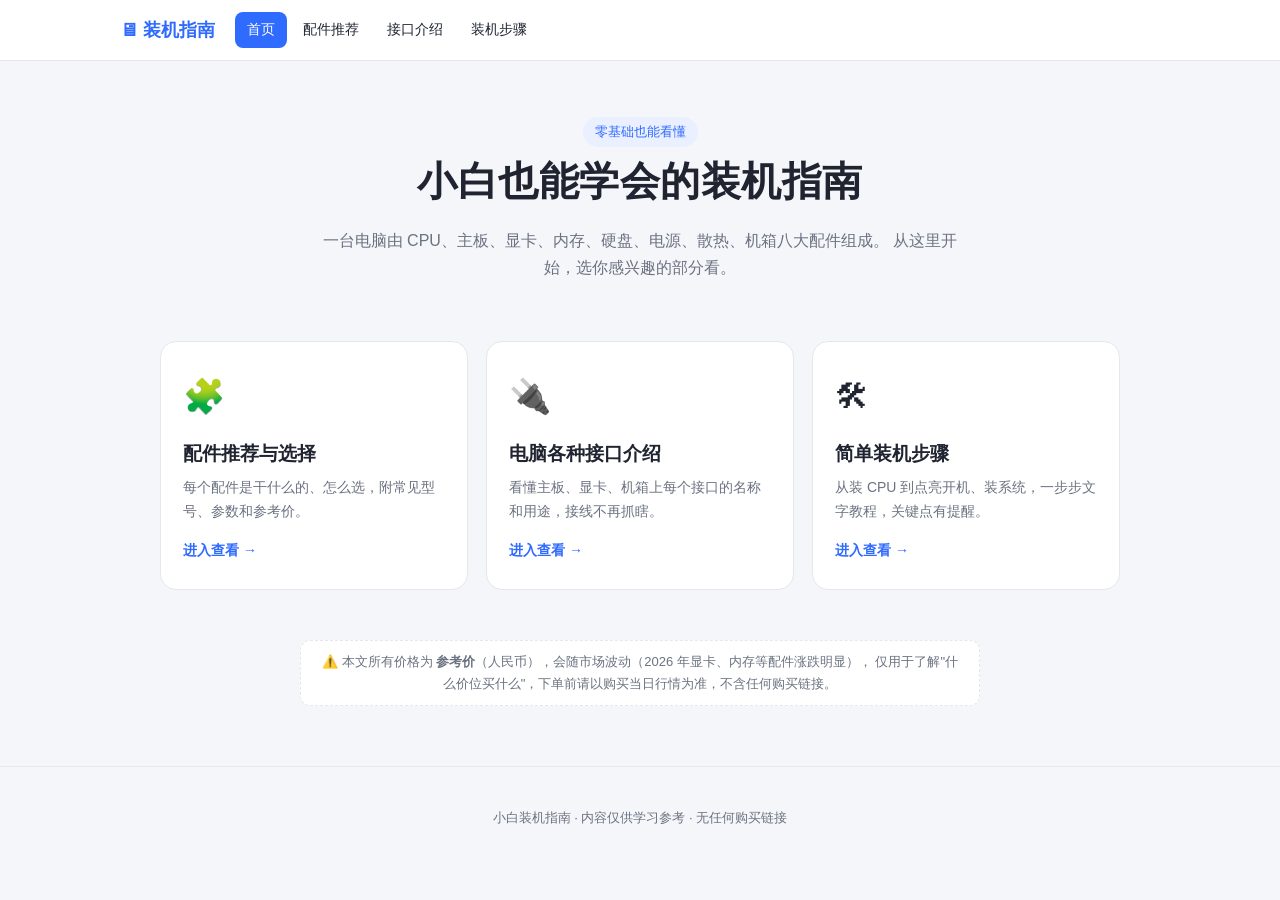
<file: index.html>
<!DOCTYPE html>
<html lang="zh-CN">
<head>
<meta charset="UTF-8">
<meta name="viewport" content="width=device-width, initial-scale=1.0">
<title>小白装机指南 · 首页</title>
<link rel="stylesheet" href="style.css">
</head>
<body>

<header>
  <div class="nav-inner">
    <span class="brand"><a href="index.html">🖥 装机指南</a></span>
    <nav>
      <a href="index.html" class="active">首页</a>
      <a href="parts.html">配件推荐</a>
      <a href="ports.html">接口介绍</a>
      <a href="steps.html">装机步骤</a>
    </nav>
  </div>
</header>

<div class="hero">
  <span class="tag">零基础也能看懂</span>
  <h1>小白也能学会的装机指南</h1>
  <p>一台电脑由 CPU、主板、显卡、内存、硬盘、电源、散热、机箱八大配件组成。
    从这里开始，选你感兴趣的部分看。</p>
</div>

<div class="home-cards">
  <a class="home-card" href="parts.html">
    <div class="icon">🧩</div>
    <h3>配件推荐与选择</h3>
    <p>每个配件是干什么的、怎么选，附常见型号、参数和参考价。</p>
    <span class="go">进入查看 →</span>
  </a>
  <a class="home-card" href="ports.html">
    <div class="icon">🔌</div>
    <h3>电脑各种接口介绍</h3>
    <p>看懂主板、显卡、机箱上每个接口的名称和用途，接线不再抓瞎。</p>
    <span class="go">进入查看 →</span>
  </a>
  <a class="home-card" href="steps.html">
    <div class="icon">🛠</div>
    <h3>简单装机步骤</h3>
    <p>从装 CPU 到点亮开机、装系统，一步步文字教程，关键点有提醒。</p>
    <span class="go">进入查看 →</span>
  </a>
</div>

<div class="hero" style="padding-top: 32px;">
  <div class="notice">
    ⚠️ 本文所有价格为 <b>参考价</b>（人民币），会随市场波动（2026 年显卡、内存等配件涨跌明显），
    仅用于了解"什么价位买什么"，下单前请以购买当日行情为准，不含任何购买链接。
  </div>
</div>

<footer>
  小白装机指南 · 内容仅供学习参考 · 无任何购买链接
</footer>

</body>
</html>
</file>
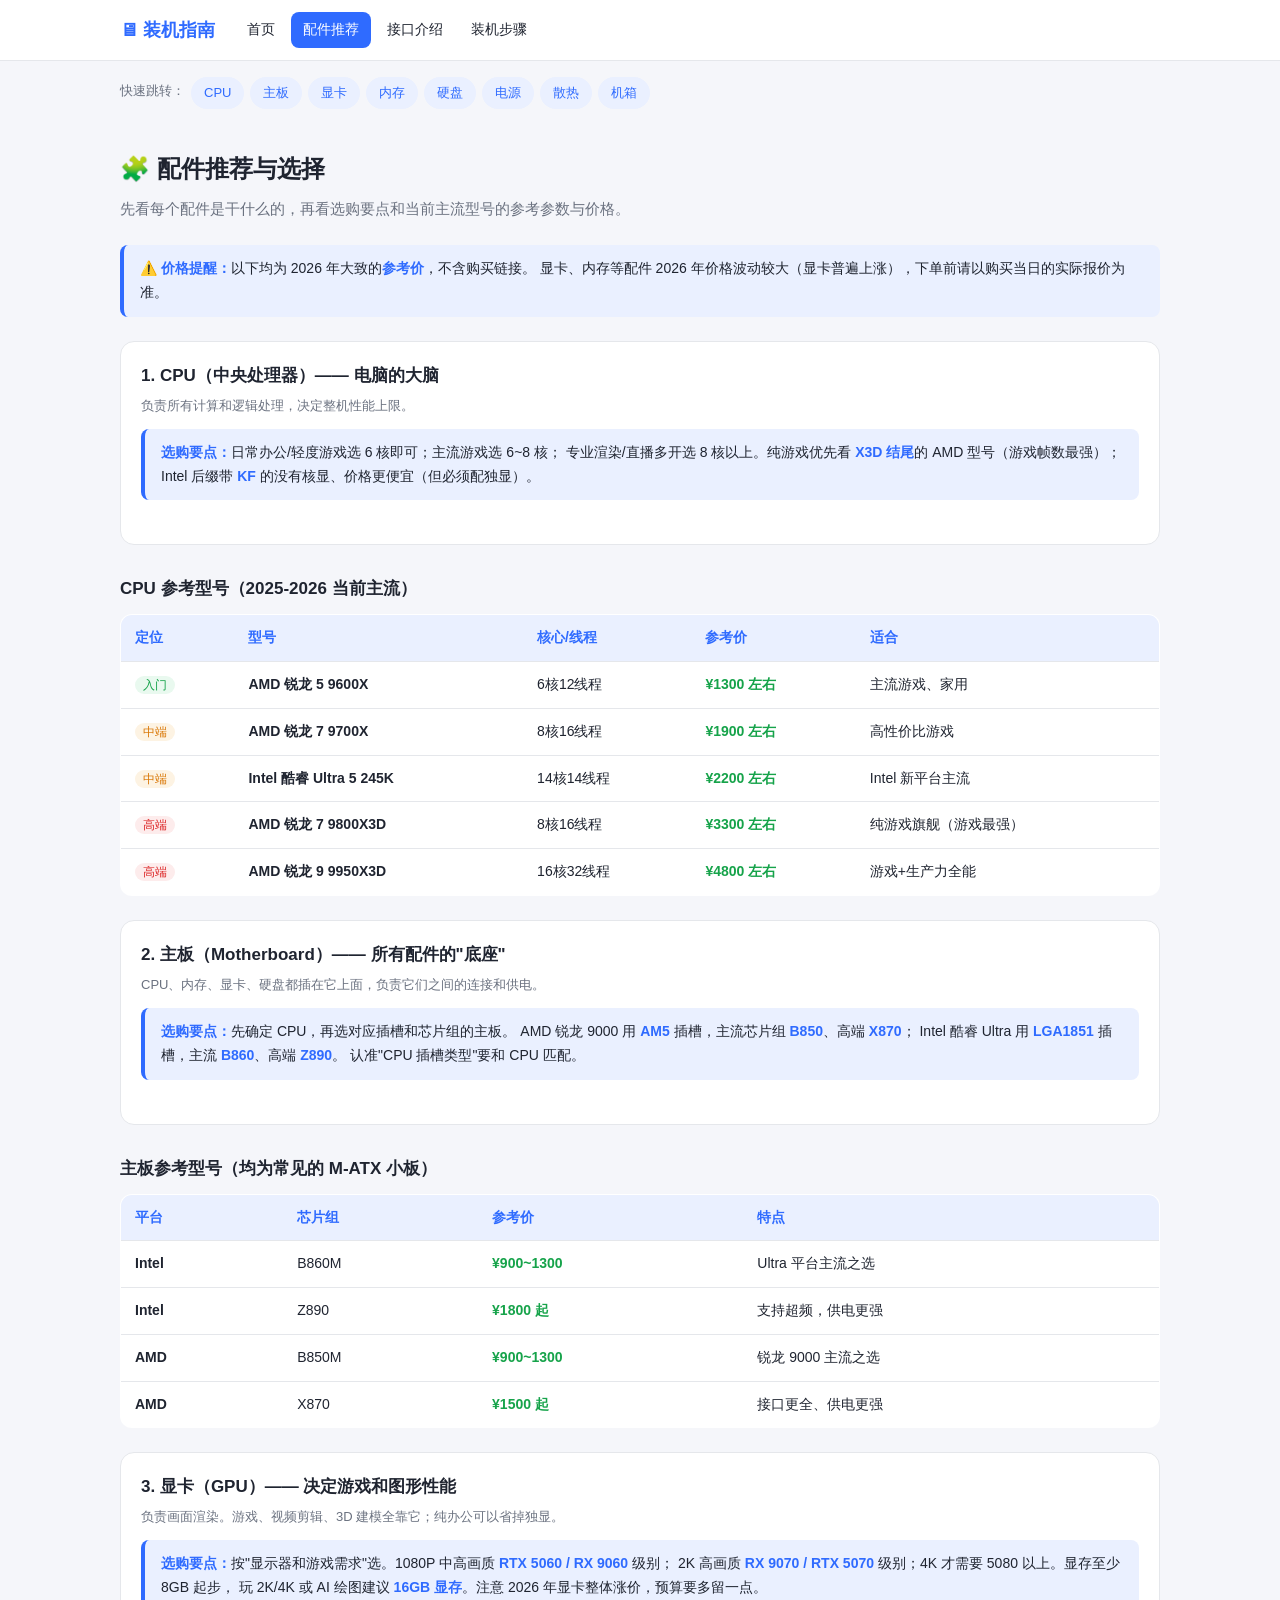
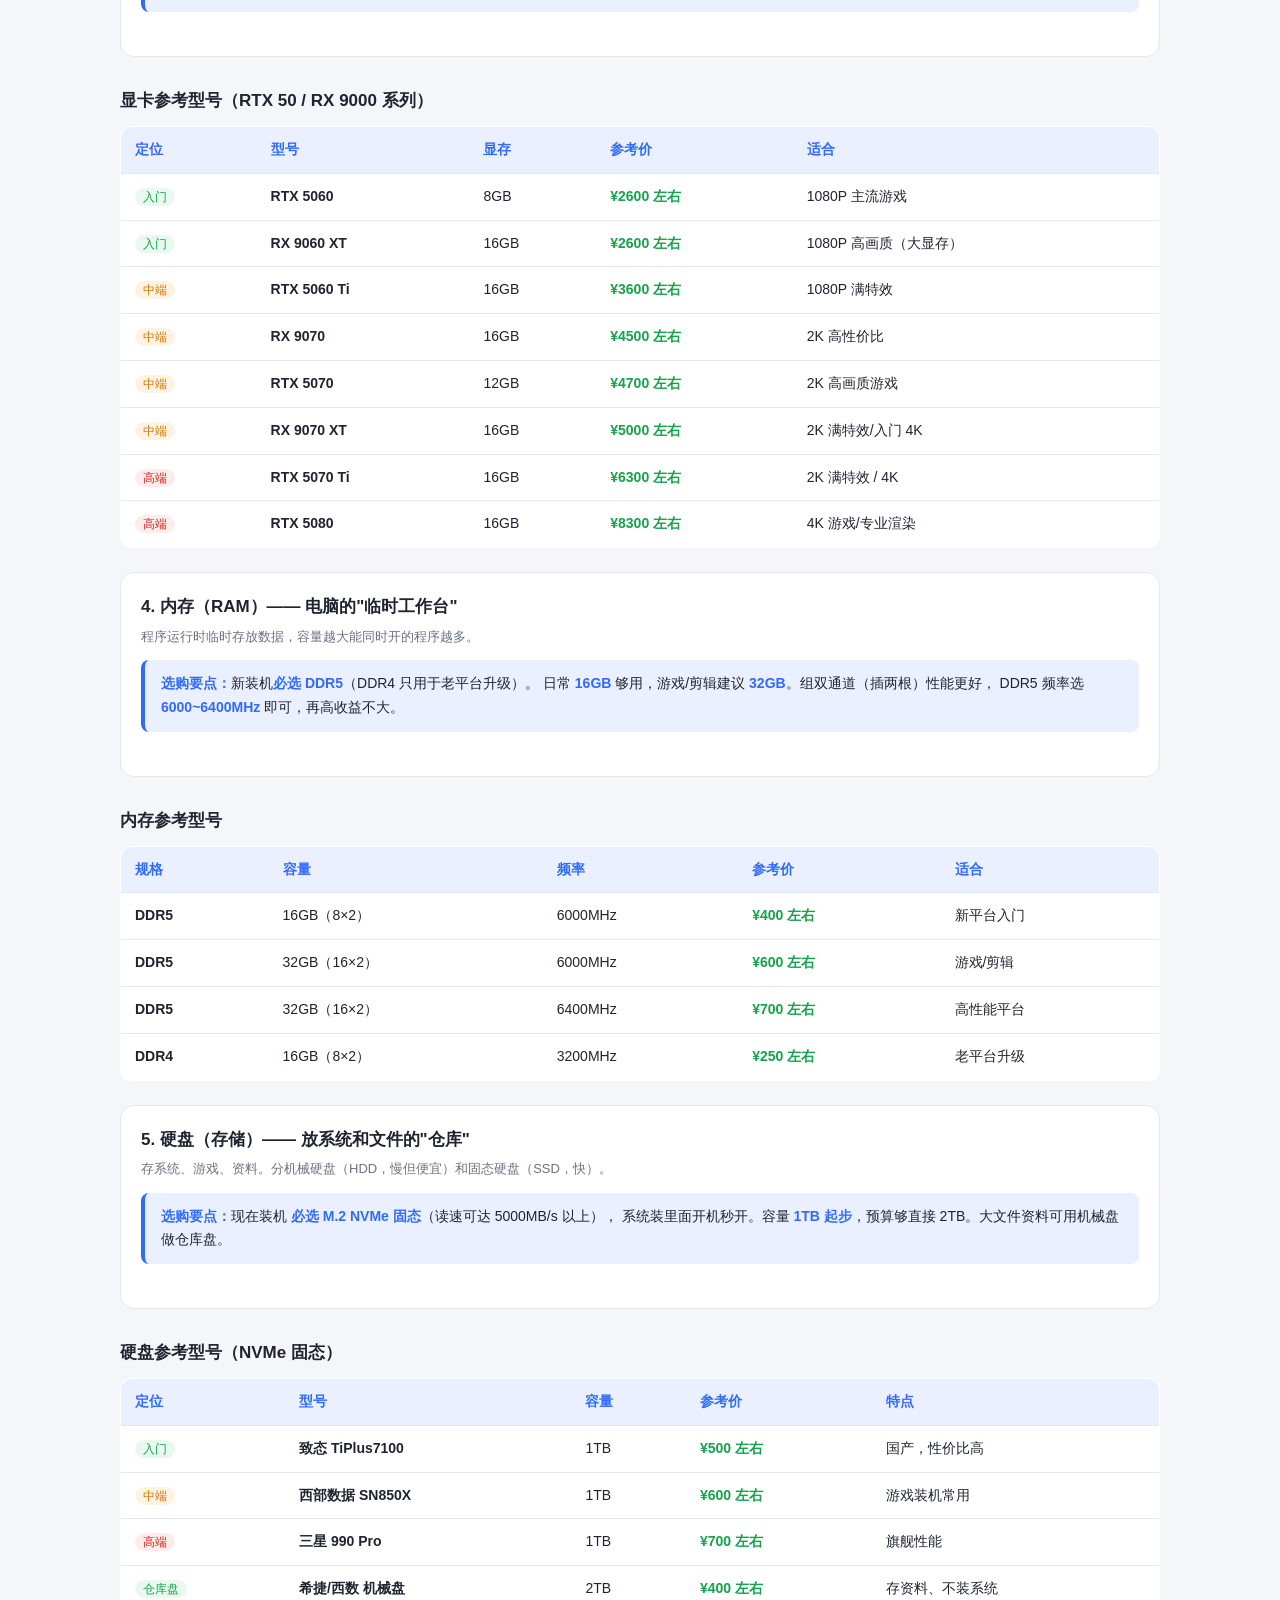
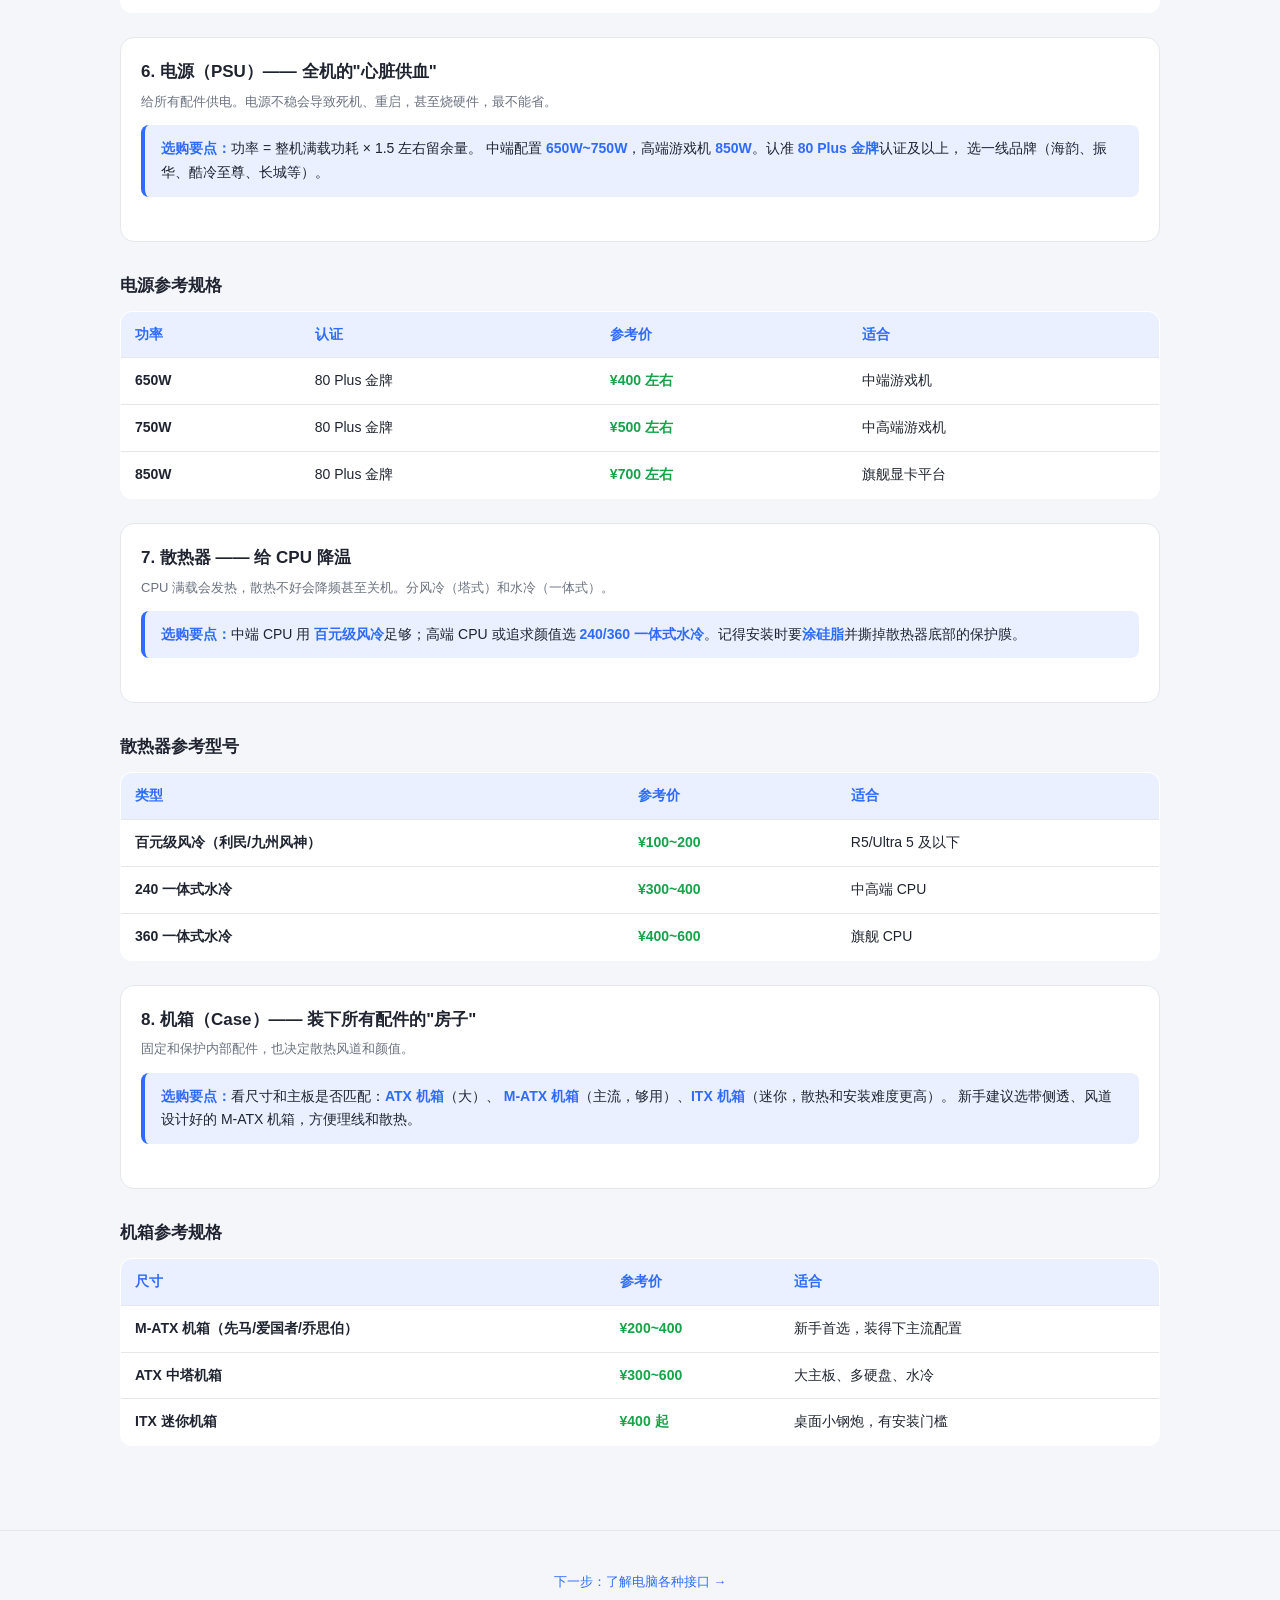
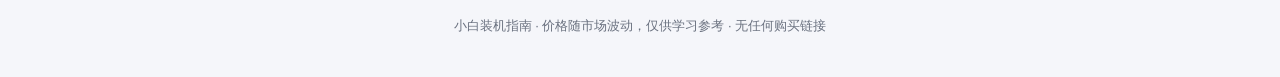
<file: parts.html>
<!DOCTYPE html>
<html lang="zh-CN">
<head>
<meta charset="UTF-8">
<meta name="viewport" content="width=device-width, initial-scale=1.0">
<title>配件推荐与选择 · 小白装机指南</title>
<link rel="stylesheet" href="style.css">
</head>
<body>

<header>
  <div class="nav-inner">
    <span class="brand"><a href="index.html">🖥 装机指南</a></span>
    <nav>
      <a href="index.html">首页</a>
      <a href="parts.html" class="active">配件推荐</a>
      <a href="ports.html">接口介绍</a>
      <a href="steps.html">装机步骤</a>
    </nav>
  </div>
</header>

<div class="subnav">
  <span style="font-size:13px;color:var(--muted);line-height:28px;">快速跳转：</span>
  <a href="#cpu">CPU</a>
  <a href="#mb">主板</a>
  <a href="#gpu">显卡</a>
  <a href="#ram">内存</a>
  <a href="#ssd">硬盘</a>
  <a href="#psu">电源</a>
  <a href="#cooler">散热</a>
  <a href="#case">机箱</a>
</div>

<section id="parts" class="anchor">
  <div class="container">
    <h2>🧩 配件推荐与选择</h2>
    <p class="sub">先看每个配件是干什么的，再看选购要点和当前主流型号的参考参数与价格。</p>

    <div class="tips">
      ⚠️ <b>价格提醒：</b>以下均为 2026 年大致的<b>参考价</b>，不含购买链接。
      显卡、内存等配件 2026 年价格波动较大（显卡普遍上涨），下单前请以购买当日的实际报价为准。
    </div>

    <!-- CPU -->
    <div id="cpu" class="anchor card" style="margin-bottom:18px;">
      <h3>1. CPU（中央处理器）—— 电脑的大脑</h3>
      <p class="role">负责所有计算和逻辑处理，决定整机性能上限。</p>
      <div class="tips"><b>选购要点：</b>日常办公/轻度游戏选 6 核即可；主流游戏选 6~8 核；
        专业渲染/直播多开选 8 核以上。纯游戏优先看 <b>X3D 结尾</b>的 AMD 型号（游戏帧数最强）；
        Intel 后缀带 <b>KF</b> 的没有核显、价格更便宜（但必须配独显）。</div>
    </div>
    <div class="table-title">CPU 参考型号（2025-2026 当前主流）</div>
    <table>
      <thead>
        <tr><th>定位</th><th>型号</th><th>核心/线程</th><th>参考价</th><th>适合</th></tr>
      </thead>
      <tbody>
        <tr><td><span class="tier entry">入门</span></td><td class="model">AMD 锐龙 5 9600X</td><td>6核12线程</td><td class="price">¥1300 左右</td><td>主流游戏、家用</td></tr>
        <tr><td><span class="tier mid">中端</span></td><td class="model">AMD 锐龙 7 9700X</td><td>8核16线程</td><td class="price">¥1900 左右</td><td>高性价比游戏</td></tr>
        <tr><td><span class="tier mid">中端</span></td><td class="model">Intel 酷睿 Ultra 5 245K</td><td>14核14线程</td><td class="price">¥2200 左右</td><td>Intel 新平台主流</td></tr>
        <tr><td><span class="tier high">高端</span></td><td class="model">AMD 锐龙 7 9800X3D</td><td>8核16线程</td><td class="price">¥3300 左右</td><td>纯游戏旗舰（游戏最强）</td></tr>
        <tr><td><span class="tier high">高端</span></td><td class="model">AMD 锐龙 9 9950X3D</td><td>16核32线程</td><td class="price">¥4800 左右</td><td>游戏+生产力全能</td></tr>
      </tbody>
    </table>

    <!-- 主板 -->
    <div id="mb" class="anchor card" style="margin-bottom:18px;">
      <h3>2. 主板（Motherboard）—— 所有配件的"底座"</h3>
      <p class="role">CPU、内存、显卡、硬盘都插在它上面，负责它们之间的连接和供电。</p>
      <div class="tips"><b>选购要点：</b>先确定 CPU，再选对应插槽和芯片组的主板。
        AMD 锐龙 9000 用 <b>AM5</b> 插槽，主流芯片组 <b>B850</b>、高端 <b>X870</b>；
        Intel 酷睿 Ultra 用 <b>LGA1851</b> 插槽，主流 <b>B860</b>、高端 <b>Z890</b>。
        认准"CPU 插槽类型"要和 CPU 匹配。</div>
    </div>
    <div class="table-title">主板参考型号（均为常见的 M-ATX 小板）</div>
    <table>
      <thead>
        <tr><th>平台</th><th>芯片组</th><th>参考价</th><th>特点</th></tr>
      </thead>
      <tbody>
        <tr><td class="model">Intel</td><td>B860M</td><td class="price">¥900~1300</td><td>Ultra 平台主流之选</td></tr>
        <tr><td class="model">Intel</td><td>Z890</td><td class="price">¥1800 起</td><td>支持超频，供电更强</td></tr>
        <tr><td class="model">AMD</td><td>B850M</td><td class="price">¥900~1300</td><td>锐龙 9000 主流之选</td></tr>
        <tr><td class="model">AMD</td><td>X870</td><td class="price">¥1500 起</td><td>接口更全、供电更强</td></tr>
      </tbody>
    </table>

    <!-- 显卡 -->
    <div id="gpu" class="anchor card" style="margin-bottom:18px;">
      <h3>3. 显卡（GPU）—— 决定游戏和图形性能</h3>
      <p class="role">负责画面渲染。游戏、视频剪辑、3D 建模全靠它；纯办公可以省掉独显。</p>
      <div class="tips"><b>选购要点：</b>按"显示器和游戏需求"选。1080P 中高画质 <b>RTX 5060 / RX 9060</b> 级别；
        2K 高画质 <b>RX 9070 / RTX 5070</b> 级别；4K 才需要 5080 以上。显存至少 8GB 起步，
        玩 2K/4K 或 AI 绘图建议 <b>16GB 显存</b>。注意 2026 年显卡整体涨价，预算要多留一点。</div>
    </div>
    <div class="table-title">显卡参考型号（RTX 50 / RX 9000 系列）</div>
    <table>
      <thead>
        <tr><th>定位</th><th>型号</th><th>显存</th><th>参考价</th><th>适合</th></tr>
      </thead>
      <tbody>
        <tr><td><span class="tier entry">入门</span></td><td class="model">RTX 5060</td><td>8GB</td><td class="price">¥2600 左右</td><td>1080P 主流游戏</td></tr>
        <tr><td><span class="tier entry">入门</span></td><td class="model">RX 9060 XT</td><td>16GB</td><td class="price">¥2600 左右</td><td>1080P 高画质（大显存）</td></tr>
        <tr><td><span class="tier mid">中端</span></td><td class="model">RTX 5060 Ti</td><td>16GB</td><td class="price">¥3600 左右</td><td>1080P 满特效</td></tr>
        <tr><td><span class="tier mid">中端</span></td><td class="model">RX 9070</td><td>16GB</td><td class="price">¥4500 左右</td><td>2K 高性价比</td></tr>
        <tr><td><span class="tier mid">中端</span></td><td class="model">RTX 5070</td><td>12GB</td><td class="price">¥4700 左右</td><td>2K 高画质游戏</td></tr>
        <tr><td><span class="tier mid">中端</span></td><td class="model">RX 9070 XT</td><td>16GB</td><td class="price">¥5000 左右</td><td>2K 满特效/入门 4K</td></tr>
        <tr><td><span class="tier high">高端</span></td><td class="model">RTX 5070 Ti</td><td>16GB</td><td class="price">¥6300 左右</td><td>2K 满特效 / 4K</td></tr>
        <tr><td><span class="tier high">高端</span></td><td class="model">RTX 5080</td><td>16GB</td><td class="price">¥8300 左右</td><td>4K 游戏/专业渲染</td></tr>
      </tbody>
    </table>

    <!-- 内存 -->
    <div id="ram" class="anchor card" style="margin-bottom:18px;">
      <h3>4. 内存（RAM）—— 电脑的"临时工作台"</h3>
      <p class="role">程序运行时临时存放数据，容量越大能同时开的程序越多。</p>
      <div class="tips"><b>选购要点：</b>新装机<b>必选 DDR5</b>（DDR4 只用于老平台升级）。
        日常 <b>16GB</b> 够用，游戏/剪辑建议 <b>32GB</b>。组双通道（插两根）性能更好，
        DDR5 频率选 <b>6000~6400MHz</b> 即可，再高收益不大。</div>
    </div>
    <div class="table-title">内存参考型号</div>
    <table>
      <thead>
        <tr><th>规格</th><th>容量</th><th>频率</th><th>参考价</th><th>适合</th></tr>
      </thead>
      <tbody>
        <tr><td class="model">DDR5</td><td>16GB（8×2）</td><td>6000MHz</td><td class="price">¥400 左右</td><td>新平台入门</td></tr>
        <tr><td class="model">DDR5</td><td>32GB（16×2）</td><td>6000MHz</td><td class="price">¥600 左右</td><td>游戏/剪辑</td></tr>
        <tr><td class="model">DDR5</td><td>32GB（16×2）</td><td>6400MHz</td><td class="price">¥700 左右</td><td>高性能平台</td></tr>
        <tr><td class="model">DDR4</td><td>16GB（8×2）</td><td>3200MHz</td><td class="price">¥250 左右</td><td>老平台升级</td></tr>
      </tbody>
    </table>

    <!-- 硬盘 -->
    <div id="ssd" class="anchor card" style="margin-bottom:18px;">
      <h3>5. 硬盘（存储）—— 放系统和文件的"仓库"</h3>
      <p class="role">存系统、游戏、资料。分机械硬盘（HDD，慢但便宜）和固态硬盘（SSD，快）。</p>
      <div class="tips"><b>选购要点：</b>现在装机 <b>必选 M.2 NVMe 固态</b>（读速可达 5000MB/s 以上），
        系统装里面开机秒开。容量 <b>1TB 起步</b>，预算够直接 2TB。大文件资料可用机械盘做仓库盘。</div>
    </div>
    <div class="table-title">硬盘参考型号（NVMe 固态）</div>
    <table>
      <thead>
        <tr><th>定位</th><th>型号</th><th>容量</th><th>参考价</th><th>特点</th></tr>
      </thead>
      <tbody>
        <tr><td><span class="tier entry">入门</span></td><td class="model">致态 TiPlus7100</td><td>1TB</td><td class="price">¥500 左右</td><td>国产，性价比高</td></tr>
        <tr><td><span class="tier mid">中端</span></td><td class="model">西部数据 SN850X</td><td>1TB</td><td class="price">¥600 左右</td><td>游戏装机常用</td></tr>
        <tr><td><span class="tier high">高端</span></td><td class="model">三星 990 Pro</td><td>1TB</td><td class="price">¥700 左右</td><td>旗舰性能</td></tr>
        <tr><td><span class="tier entry">仓库盘</span></td><td class="model">希捷/西数 机械盘</td><td>2TB</td><td class="price">¥400 左右</td><td>存资料、不装系统</td></tr>
      </tbody>
    </table>

    <!-- 电源 -->
    <div id="psu" class="anchor card" style="margin-bottom:18px;">
      <h3>6. 电源（PSU）—— 全机的"心脏供血"</h3>
      <p class="role">给所有配件供电。电源不稳会导致死机、重启，甚至烧硬件，最不能省。</p>
      <div class="tips"><b>选购要点：</b>功率 = 整机满载功耗 × 1.5 左右留余量。
        中端配置 <b>650W~750W</b>，高端游戏机 <b>850W</b>。认准 <b>80 Plus 金牌</b>认证及以上，
        选一线品牌（海韵、振华、酷冷至尊、长城等）。</div>
    </div>
    <div class="table-title">电源参考规格</div>
    <table>
      <thead>
        <tr><th>功率</th><th>认证</th><th>参考价</th><th>适合</th></tr>
      </thead>
      <tbody>
        <tr><td class="model">650W</td><td>80 Plus 金牌</td><td class="price">¥400 左右</td><td>中端游戏机</td></tr>
        <tr><td class="model">750W</td><td>80 Plus 金牌</td><td class="price">¥500 左右</td><td>中高端游戏机</td></tr>
        <tr><td class="model">850W</td><td>80 Plus 金牌</td><td class="price">¥700 左右</td><td>旗舰显卡平台</td></tr>
      </tbody>
    </table>

    <!-- 散热 -->
    <div id="cooler" class="anchor card" style="margin-bottom:18px;">
      <h3>7. 散热器 —— 给 CPU 降温</h3>
      <p class="role">CPU 满载会发热，散热不好会降频甚至关机。分风冷（塔式）和水冷（一体式）。</p>
      <div class="tips"><b>选购要点：</b>中端 CPU 用 <b>百元级风冷</b>足够；高端 CPU 或追求颜值选
        <b>240/360 一体式水冷</b>。记得安装时要<b>涂硅脂</b>并撕掉散热器底部的保护膜。</div>
    </div>
    <div class="table-title">散热器参考型号</div>
    <table>
      <thead>
        <tr><th>类型</th><th>参考价</th><th>适合</th></tr>
      </thead>
      <tbody>
        <tr><td class="model">百元级风冷（利民/九州风神）</td><td class="price">¥100~200</td><td>R5/Ultra 5 及以下</td></tr>
        <tr><td class="model">240 一体式水冷</td><td class="price">¥300~400</td><td>中高端 CPU</td></tr>
        <tr><td class="model">360 一体式水冷</td><td class="price">¥400~600</td><td>旗舰 CPU</td></tr>
      </tbody>
    </table>

    <!-- 机箱 -->
    <div id="case" class="anchor card" style="margin-bottom:18px;">
      <h3>8. 机箱（Case）—— 装下所有配件的"房子"</h3>
      <p class="role">固定和保护内部配件，也决定散热风道和颜值。</p>
      <div class="tips"><b>选购要点：</b>看尺寸和主板是否匹配：<b>ATX 机箱</b>（大）、
        <b>M-ATX 机箱</b>（主流，够用）、<b>ITX 机箱</b>（迷你，散热和安装难度更高）。
        新手建议选带侧透、风道设计好的 M-ATX 机箱，方便理线和散热。</div>
    </div>
    <div class="table-title">机箱参考规格</div>
    <table>
      <thead>
        <tr><th>尺寸</th><th>参考价</th><th>适合</th></tr>
      </thead>
      <tbody>
        <tr><td class="model">M-ATX 机箱（先马/爱国者/乔思伯）</td><td class="price">¥200~400</td><td>新手首选，装得下主流配置</td></tr>
        <tr><td class="model">ATX 中塔机箱</td><td class="price">¥300~600</td><td>大主板、多硬盘、水冷</td></tr>
        <tr><td class="model">ITX 迷你机箱</td><td class="price">¥400 起</td><td>桌面小钢炮，有安装门槛</td></tr>
      </tbody>
    </table>
  </div>
</section>

<footer>
  <a href="ports.html" style="color:var(--accent);text-decoration:none;">下一步：了解电脑各种接口 →</a><br><br>
  小白装机指南 · 价格随市场波动，仅供学习参考 · 无任何购买链接
</footer>

</body>
</html>
</file>
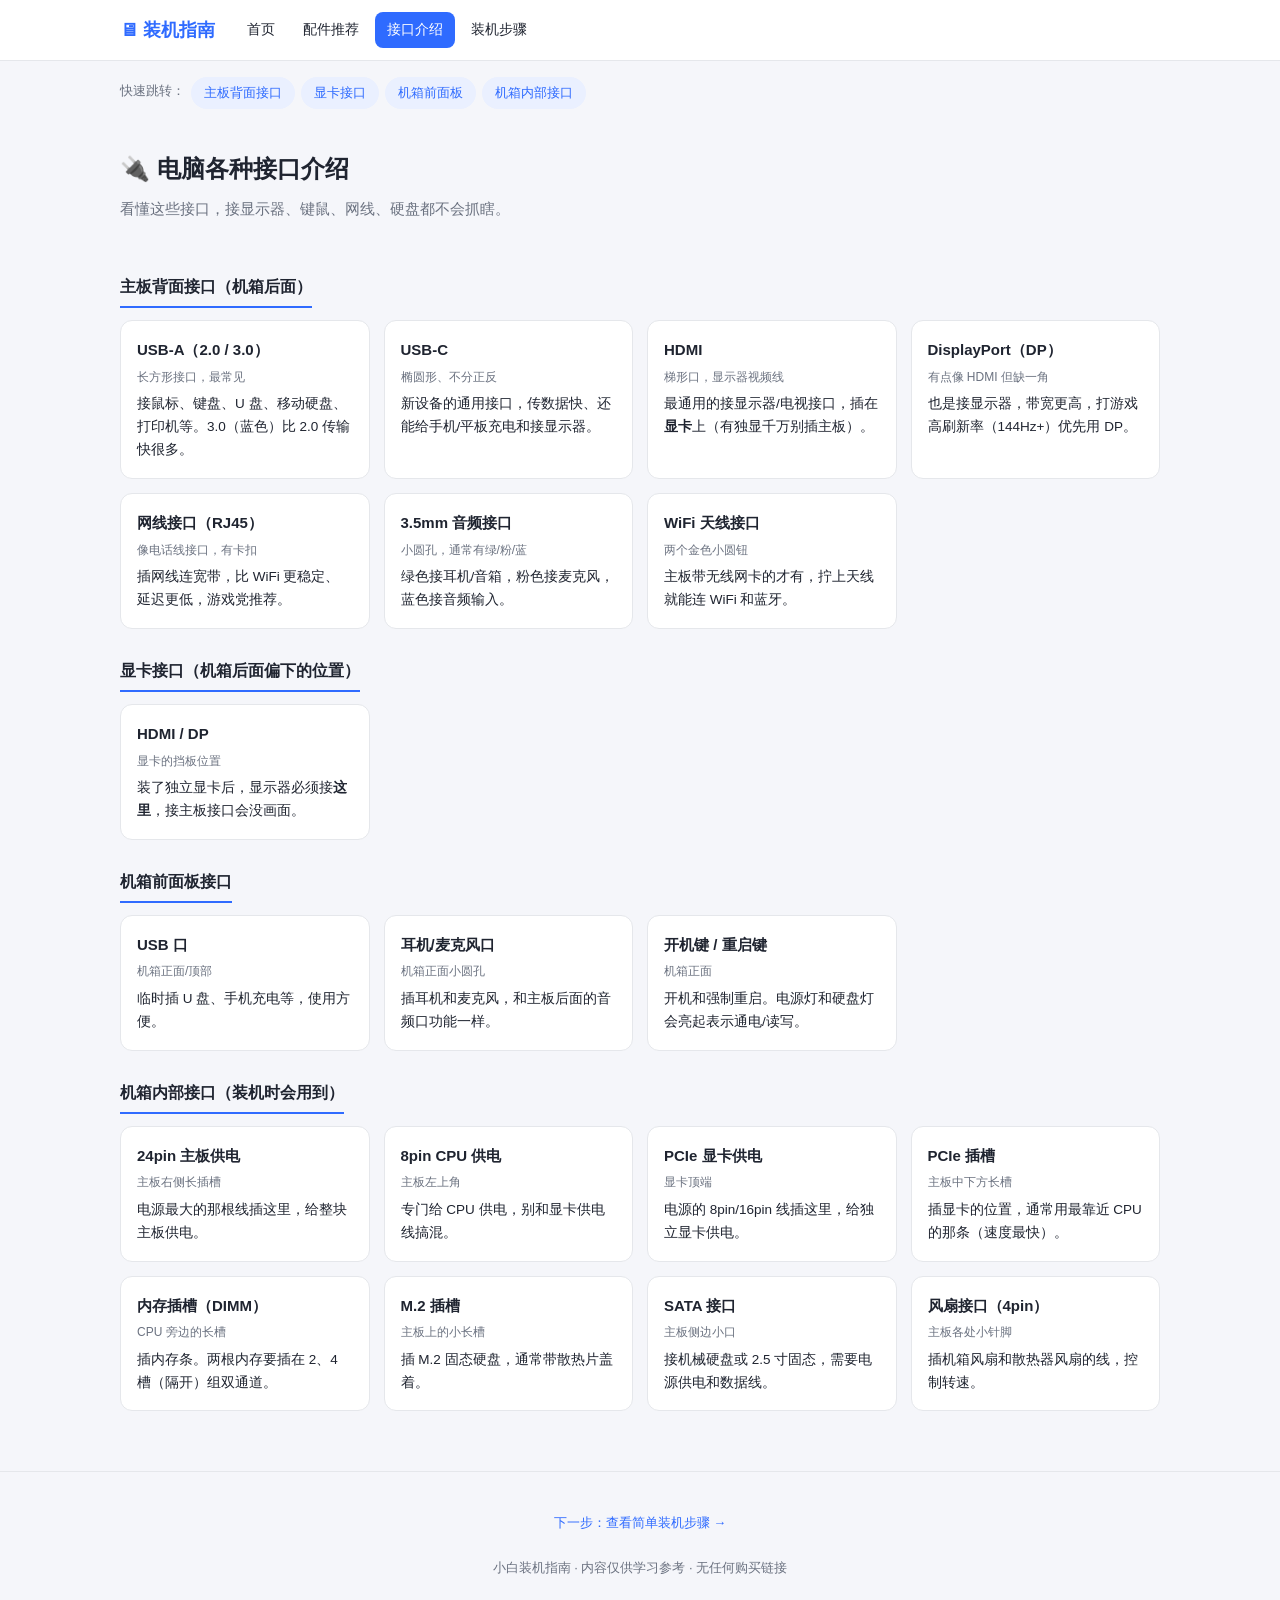
<file: ports.html>
<!DOCTYPE html>
<html lang="zh-CN">
<head>
<meta charset="UTF-8">
<meta name="viewport" content="width=device-width, initial-scale=1.0">
<title>电脑各种接口介绍 · 小白装机指南</title>
<link rel="stylesheet" href="style.css">
</head>
<body>

<header>
  <div class="nav-inner">
    <span class="brand"><a href="index.html">🖥 装机指南</a></span>
    <nav>
      <a href="index.html">首页</a>
      <a href="parts.html">配件推荐</a>
      <a href="ports.html" class="active">接口介绍</a>
      <a href="steps.html">装机步骤</a>
    </nav>
  </div>
</header>

<div class="subnav">
  <span style="font-size:13px;color:var(--muted);line-height:28px;">快速跳转：</span>
  <a href="#back">主板背面接口</a>
  <a href="#gpu-port">显卡接口</a>
  <a href="#front">机箱前面板</a>
  <a href="#inside">机箱内部接口</a>
</div>

<section id="ports" class="anchor">
  <div class="container">
    <h2>🔌 电脑各种接口介绍</h2>
    <p class="sub">看懂这些接口，接显示器、键鼠、网线、硬盘都不会抓瞎。</p>

    <div id="back" class="anchor group-label">主板背面接口（机箱后面）</div>
    <div class="port-grid">
      <div class="port">
        <div class="name">USB-A（2.0 / 3.0）</div>
        <div class="where">长方形接口，最常见</div>
        <div class="use">接鼠标、键盘、U 盘、移动硬盘、打印机等。3.0（蓝色）比 2.0 传输快很多。</div>
      </div>
      <div class="port">
        <div class="name">USB-C</div>
        <div class="where">椭圆形、不分正反</div>
        <div class="use">新设备的通用接口，传数据快、还能给手机/平板充电和接显示器。</div>
      </div>
      <div class="port">
        <div class="name">HDMI</div>
        <div class="where">梯形口，显示器视频线</div>
        <div class="use">最通用的接显示器/电视接口，插在<b>显卡</b>上（有独显千万别插主板）。</div>
      </div>
      <div class="port">
        <div class="name">DisplayPort（DP）</div>
        <div class="where">有点像 HDMI 但缺一角</div>
        <div class="use">也是接显示器，带宽更高，打游戏高刷新率（144Hz+）优先用 DP。</div>
      </div>
      <div class="port">
        <div class="name">网线接口（RJ45）</div>
        <div class="where">像电话线接口，有卡扣</div>
        <div class="use">插网线连宽带，比 WiFi 更稳定、延迟更低，游戏党推荐。</div>
      </div>
      <div class="port">
        <div class="name">3.5mm 音频接口</div>
        <div class="where">小圆孔，通常有绿/粉/蓝</div>
        <div class="use">绿色接耳机/音箱，粉色接麦克风，蓝色接音频输入。</div>
      </div>
      <div class="port">
        <div class="name">WiFi 天线接口</div>
        <div class="where">两个金色小圆钮</div>
        <div class="use">主板带无线网卡的才有，拧上天线就能连 WiFi 和蓝牙。</div>
      </div>
    </div>

    <div id="gpu-port" class="anchor group-label">显卡接口（机箱后面偏下的位置）</div>
    <div class="port-grid">
      <div class="port">
        <div class="name">HDMI / DP</div>
        <div class="where">显卡的挡板位置</div>
        <div class="use">装了独立显卡后，显示器必须接<b>这里</b>，接主板接口会没画面。</div>
      </div>
    </div>

    <div id="front" class="anchor group-label">机箱前面板接口</div>
    <div class="port-grid">
      <div class="port">
        <div class="name">USB 口</div>
        <div class="where">机箱正面/顶部</div>
        <div class="use">临时插 U 盘、手机充电等，使用方便。</div>
      </div>
      <div class="port">
        <div class="name">耳机/麦克风口</div>
        <div class="where">机箱正面小圆孔</div>
        <div class="use">插耳机和麦克风，和主板后面的音频口功能一样。</div>
      </div>
      <div class="port">
        <div class="name">开机键 / 重启键</div>
        <div class="where">机箱正面</div>
        <div class="use">开机和强制重启。电源灯和硬盘灯会亮起表示通电/读写。</div>
      </div>
    </div>

    <div id="inside" class="anchor group-label">机箱内部接口（装机时会用到）</div>
    <div class="port-grid">
      <div class="port">
        <div class="name">24pin 主板供电</div>
        <div class="where">主板右侧长插槽</div>
        <div class="use">电源最大的那根线插这里，给整块主板供电。</div>
      </div>
      <div class="port">
        <div class="name">8pin CPU 供电</div>
        <div class="where">主板左上角</div>
        <div class="use">专门给 CPU 供电，别和显卡供电线搞混。</div>
      </div>
      <div class="port">
        <div class="name">PCIe 显卡供电</div>
        <div class="where">显卡顶端</div>
        <div class="use">电源的 8pin/16pin 线插这里，给独立显卡供电。</div>
      </div>
      <div class="port">
        <div class="name">PCIe 插槽</div>
        <div class="where">主板中下方长槽</div>
        <div class="use">插显卡的位置，通常用最靠近 CPU 的那条（速度最快）。</div>
      </div>
      <div class="port">
        <div class="name">内存插槽（DIMM）</div>
        <div class="where">CPU 旁边的长槽</div>
        <div class="use">插内存条。两根内存要插在 2、4 槽（隔开）组双通道。</div>
      </div>
      <div class="port">
        <div class="name">M.2 插槽</div>
        <div class="where">主板上的小长槽</div>
        <div class="use">插 M.2 固态硬盘，通常带散热片盖着。</div>
      </div>
      <div class="port">
        <div class="name">SATA 接口</div>
        <div class="where">主板侧边小口</div>
        <div class="use">接机械硬盘或 2.5 寸固态，需要电源供电和数据线。</div>
      </div>
      <div class="port">
        <div class="name">风扇接口（4pin）</div>
        <div class="where">主板各处小针脚</div>
        <div class="use">插机箱风扇和散热器风扇的线，控制转速。</div>
      </div>
    </div>
  </div>
</section>

<footer>
  <a href="steps.html" style="color:var(--accent);text-decoration:none;">下一步：查看简单装机步骤 →</a><br><br>
  小白装机指南 · 内容仅供学习参考 · 无任何购买链接
</footer>

</body>
</html>
</file>
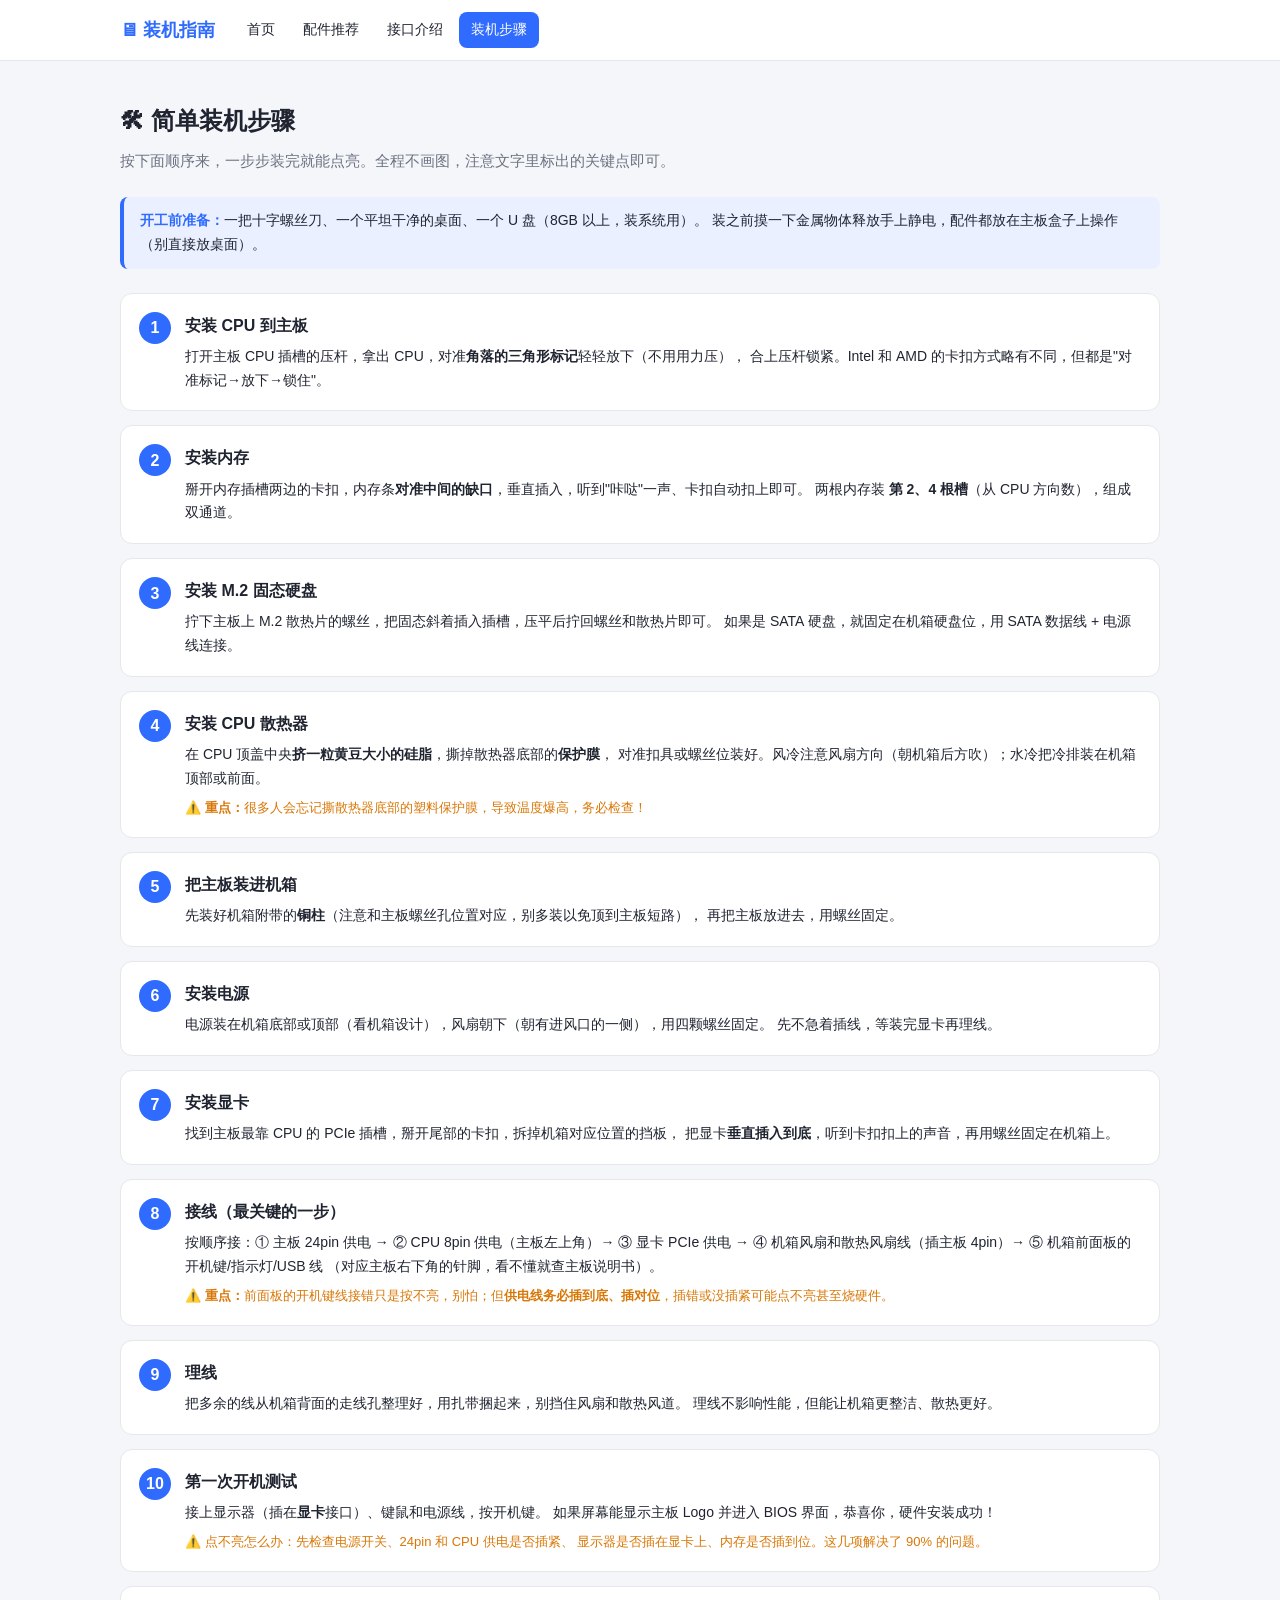
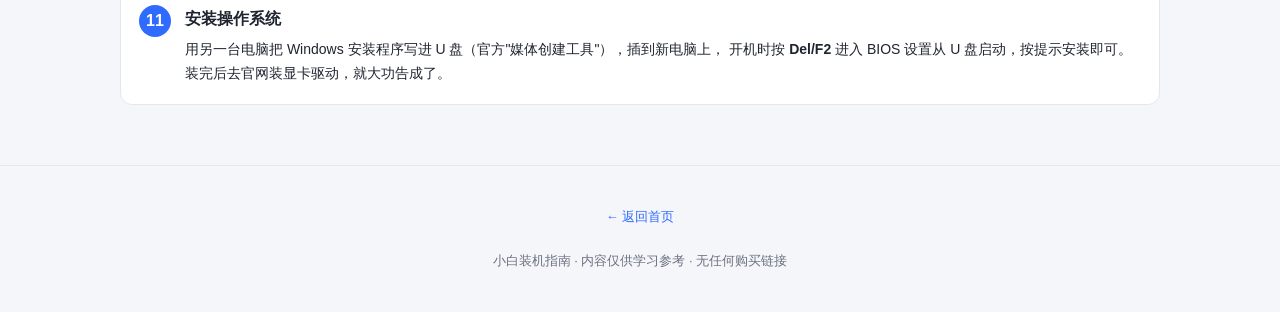
<file: steps.html>
<!DOCTYPE html>
<html lang="zh-CN">
<head>
<meta charset="UTF-8">
<meta name="viewport" content="width=device-width, initial-scale=1.0">
<title>简单装机步骤 · 小白装机指南</title>
<link rel="stylesheet" href="style.css">
</head>
<body>

<header>
  <div class="nav-inner">
    <span class="brand"><a href="index.html">🖥 装机指南</a></span>
    <nav>
      <a href="index.html">首页</a>
      <a href="parts.html">配件推荐</a>
      <a href="ports.html">接口介绍</a>
      <a href="steps.html" class="active">装机步骤</a>
    </nav>
  </div>
</header>

<section id="steps" class="anchor">
  <div class="container">
    <h2>🛠 简单装机步骤</h2>
    <p class="sub">按下面顺序来，一步步装完就能点亮。全程不画图，注意文字里标出的关键点即可。</p>

    <div class="tips"><b>开工前准备：</b>一把十字螺丝刀、一个平坦干净的桌面、一个 U 盘（8GB 以上，装系统用）。
      装之前摸一下金属物体释放手上静电，配件都放在主板盒子上操作（别直接放桌面）。</div>

    <div class="steps">
      <div class="step">
        <h3>安装 CPU 到主板</h3>
        <p>打开主板 CPU 插槽的压杆，拿出 CPU，对准<b>角落的三角形标记</b>轻轻放下（不用用力压），
        合上压杆锁紧。Intel 和 AMD 的卡扣方式略有不同，但都是"对准标记→放下→锁住"。</p>
      </div>
      <div class="step">
        <h3>安装内存</h3>
        <p>掰开内存插槽两边的卡扣，内存条<b>对准中间的缺口</b>，垂直插入，听到"咔哒"一声、卡扣自动扣上即可。
        两根内存装 <b>第 2、4 根槽</b>（从 CPU 方向数），组成双通道。</p>
      </div>
      <div class="step">
        <h3>安装 M.2 固态硬盘</h3>
        <p>拧下主板上 M.2 散热片的螺丝，把固态斜着插入插槽，压平后拧回螺丝和散热片即可。
        如果是 SATA 硬盘，就固定在机箱硬盘位，用 SATA 数据线 + 电源线连接。</p>
      </div>
      <div class="step">
        <h3>安装 CPU 散热器</h3>
        <p>在 CPU 顶盖中央<b>挤一粒黄豆大小的硅脂</b>，撕掉散热器底部的<b>保护膜</b>，
        对准扣具或螺丝位装好。风冷注意风扇方向（朝机箱后方吹）；水冷把冷排装在机箱顶部或前面。</p>
        <p class="warn">⚠️ <b>重点：</b>很多人会忘记撕散热器底部的塑料保护膜，导致温度爆高，务必检查！</p>
      </div>
      <div class="step">
        <h3>把主板装进机箱</h3>
        <p>先装好机箱附带的<b>铜柱</b>（注意和主板螺丝孔位置对应，别多装以免顶到主板短路），
        再把主板放进去，用螺丝固定。</p>
      </div>
      <div class="step">
        <h3>安装电源</h3>
        <p>电源装在机箱底部或顶部（看机箱设计），风扇朝下（朝有进风口的一侧），用四颗螺丝固定。
        先不急着插线，等装完显卡再理线。</p>
      </div>
      <div class="step">
        <h3>安装显卡</h3>
        <p>找到主板最靠 CPU 的 PCIe 插槽，掰开尾部的卡扣，拆掉机箱对应位置的挡板，
        把显卡<b>垂直插入到底</b>，听到卡扣扣上的声音，再用螺丝固定在机箱上。</p>
      </div>
      <div class="step">
        <h3>接线（最关键的一步）</h3>
        <p>按顺序接：① 主板 24pin 供电 → ② CPU 8pin 供电（主板左上角）→ ③ 显卡 PCIe 供电 →
        ④ 机箱风扇和散热风扇线（插主板 4pin）→ ⑤ 机箱前面板的开机键/指示灯/USB 线
        （对应主板右下角的针脚，看不懂就查主板说明书）。</p>
        <p class="warn">⚠️ <b>重点：</b>前面板的开机键线接错只是按不亮，别怕；但<b>供电线务必插到底、插对位</b>，插错或没插紧可能点不亮甚至烧硬件。</p>
      </div>
      <div class="step">
        <h3>理线</h3>
        <p>把多余的线从机箱背面的走线孔整理好，用扎带捆起来，别挡住风扇和散热风道。
        理线不影响性能，但能让机箱更整洁、散热更好。</p>
      </div>
      <div class="step">
        <h3>第一次开机测试</h3>
        <p>接上显示器（插在<b>显卡</b>接口）、键鼠和电源线，按开机键。
        如果屏幕能显示主板 Logo 并进入 BIOS 界面，恭喜你，硬件安装成功！</p>
        <p class="warn">⚠️ 点不亮怎么办：先检查电源开关、24pin 和 CPU 供电是否插紧、
        显示器是否插在显卡上、内存是否插到位。这几项解决了 90% 的问题。</p>
      </div>
      <div class="step">
        <h3>安装操作系统</h3>
        <p>用另一台电脑把 Windows 安装程序写进 U 盘（官方"媒体创建工具"），插到新电脑上，
        开机时按 <b>Del/F2</b> 进入 BIOS 设置从 U 盘启动，按提示安装即可。
        装完后去官网装显卡驱动，就大功告成了。</p>
      </div>
    </div>
  </div>
</section>

<footer>
  <a href="index.html" style="color:var(--accent);text-decoration:none;">← 返回首页</a><br><br>
  小白装机指南 · 内容仅供学习参考 · 无任何购买链接
</footer>

</body>
</html>
</file>
<file: style.css>
:root {
  --bg: #f5f6fa;
  --card: #ffffff;
  --ink: #1f2430;
  --muted: #6b7280;
  --accent: #2f6bff;
  --accent-soft: #eaf0ff;
  --line: #e5e7eb;
  --green: #16a34a;
  --green-soft: #e9f9ef;
  --amber: #d97706;
  --amber-soft: #fdf3e3;
}

* { box-sizing: border-box; }
html { scroll-behavior: smooth; }

body {
  margin: 0;
  font-family: -apple-system, BlinkMacSystemFont, "Segoe UI", "PingFang SC",
    "Microsoft YaHei", "Noto Sans SC", sans-serif;
  background: var(--bg);
  color: var(--ink);
  line-height: 1.7;
}

/* 顶部导航 */
header {
  position: sticky;
  top: 0;
  z-index: 50;
  background: rgba(255, 255, 255, 0.92);
  backdrop-filter: blur(8px);
  border-bottom: 1px solid var(--line);
}
.nav-inner {
  max-width: 1080px;
  margin: 0 auto;
  padding: 12px 20px;
  display: flex;
  align-items: center;
  gap: 20px;
}
.brand {
  font-weight: 700;
  font-size: 18px;
  color: var(--accent);
  white-space: nowrap;
}
.brand a { color: inherit; text-decoration: none; }
nav { display: flex; gap: 4px; flex-wrap: wrap; }
nav a {
  color: var(--ink);
  text-decoration: none;
  padding: 6px 12px;
  border-radius: 8px;
  font-size: 14px;
  transition: background .15s, color .15s;
}
nav a:hover { background: var(--accent-soft); color: var(--accent); }
nav a.active { background: var(--accent); color: #fff; }

/* 二级跳转导航（配件页等） */
.subnav {
  max-width: 1080px;
  margin: 16px auto 0;
  padding: 0 20px;
  display: flex;
  gap: 6px;
  flex-wrap: wrap;
}
.subnav a {
  font-size: 13px;
  color: var(--accent);
  background: var(--accent-soft);
  text-decoration: none;
  padding: 4px 12px;
  border-radius: 20px;
  border: 1px solid transparent;
}
.subnav a:hover { border-color: var(--accent); }

.container { max-width: 1080px; margin: 0 auto; padding: 0 20px; }

/* 首屏 */
.hero { text-align: center; padding: 56px 20px 40px; }
.hero h1 { font-size: clamp(26px, 4vw, 40px); margin: 0 0 12px; letter-spacing: .5px; }
.hero p { color: var(--muted); max-width: 640px; margin: 0 auto 20px; }
.hero .tag {
  display: inline-block;
  background: var(--accent-soft);
  color: var(--accent);
  font-size: 13px;
  padding: 4px 12px;
  border-radius: 20px;
}
.hero .notice {
  margin-top: 18px;
  font-size: 13px;
  color: var(--muted);
  background: #fff;
  border: 1px dashed var(--line);
  border-radius: 10px;
  padding: 10px 16px;
  max-width: 680px;
  margin-left: auto;
  margin-right: auto;
}

section { padding: 40px 0; }
section > .container > h2 {
  font-size: 24px;
  margin: 0 0 6px;
  display: flex;
  align-items: center;
  gap: 10px;
}
section > .container > .sub { color: var(--muted); margin: 0 0 24px; font-size: 15px; }
.anchor { scroll-margin-top: 70px; }

/* 首页入口卡片 */
.home-cards {
  display: grid;
  grid-template-columns: repeat(auto-fit, minmax(240px, 1fr));
  gap: 18px;
  max-width: 960px;
  margin: 0 auto;
}
.home-card {
  display: block;
  background: var(--card);
  border: 1px solid var(--line);
  border-radius: 16px;
  padding: 26px 22px;
  text-decoration: none;
  color: var(--ink);
  transition: transform .15s, box-shadow .15s, border-color .15s;
}
.home-card:hover { transform: translateY(-4px); box-shadow: 0 10px 24px rgba(31, 36, 48, .08); border-color: var(--accent); }
.home-card .icon { font-size: 34px; }
.home-card h3 { margin: 12px 0 6px; font-size: 19px; color: var(--ink); }
.home-card p { margin: 0 0 12px; font-size: 14px; color: var(--muted); }
.home-card .go { color: var(--accent); font-weight: 600; font-size: 14px; }

/* 通用卡片 */
.card {
  background: var(--card);
  border: 1px solid var(--line);
  border-radius: 14px;
  padding: 20px;
}
.card h3 { margin: 0 0 4px; font-size: 17px; display: flex; align-items: center; gap: 8px; }
.card .role { color: var(--muted); font-size: 13px; margin: 0 0 12px; }

/* 型号表格 */
table {
  width: 100%;
  border-collapse: collapse;
  background: var(--card);
  border: 1px solid var(--line);
  border-radius: 12px;
  overflow: hidden;
  font-size: 14px;
  margin: 0 0 24px;
}
th, td { padding: 11px 14px; text-align: left; border-bottom: 1px solid var(--line); }
th { background: var(--accent-soft); color: var(--accent); font-weight: 600; white-space: nowrap; }
tr:last-child td { border-bottom: none; }
tbody tr:hover { background: #fafbff; }
.price { color: var(--green); font-weight: 600; white-space: nowrap; }
.model { font-weight: 600; }
.tier { font-size: 12px; padding: 2px 8px; border-radius: 10px; white-space: nowrap; }
.tier.entry { background: var(--green-soft); color: var(--green); }
.tier.mid { background: var(--amber-soft); color: var(--amber); }
.tier.high { background: #fdecec; color: #dc2626; }

.table-title { font-size: 17px; font-weight: 700; margin: 30px 0 10px; }

/* 选购要点块 */
.tips {
  background: var(--accent-soft);
  border-left: 4px solid var(--accent);
  border-radius: 8px;
  padding: 12px 16px;
  font-size: 14px;
  margin: 0 0 24px;
}
.tips b { color: var(--accent); }

/* 接口 */
.port-grid { display: grid; grid-template-columns: repeat(auto-fill, minmax(240px, 1fr)); gap: 14px; }
.port { background: var(--card); border: 1px solid var(--line); border-radius: 12px; padding: 16px; }
.port .name { font-weight: 700; font-size: 15px; margin-bottom: 4px; }
.port .where { font-size: 12px; color: var(--muted); margin-bottom: 6px; }
.port .use { font-size: 13.5px; color: var(--ink); }
.group-label {
  font-size: 16px; font-weight: 700; margin: 28px 0 12px;
  padding-bottom: 6px; border-bottom: 2px solid var(--accent);
  display: inline-block;
}

/* 装机步骤 */
.steps { counter-reset: step; display: grid; gap: 14px; }
.step {
  background: var(--card);
  border: 1px solid var(--line);
  border-radius: 12px;
  padding: 18px 20px 18px 64px;
  position: relative;
}
.step::before {
  counter-increment: step;
  content: counter(step);
  position: absolute;
  left: 18px; top: 18px;
  width: 32px; height: 32px;
  background: var(--accent);
  color: #fff;
  border-radius: 50%;
  display: flex; align-items: center; justify-content: center;
  font-weight: 700;
}
.step h3 { margin: 0 0 6px; font-size: 16px; }
.step p { margin: 0; font-size: 14px; }
.step .warn { color: var(--amber); font-size: 13px; margin-top: 6px; }
.step .warn b { font-weight: 700; }

footer {
  text-align: center;
  color: var(--muted);
  font-size: 13px;
  padding: 40px 20px;
  border-top: 1px solid var(--line);
  margin-top: 20px;
}

@media (max-width: 640px) {
  nav a { padding: 5px 8px; font-size: 13px; }
  .nav-inner { gap: 10px; }
}
</file>
